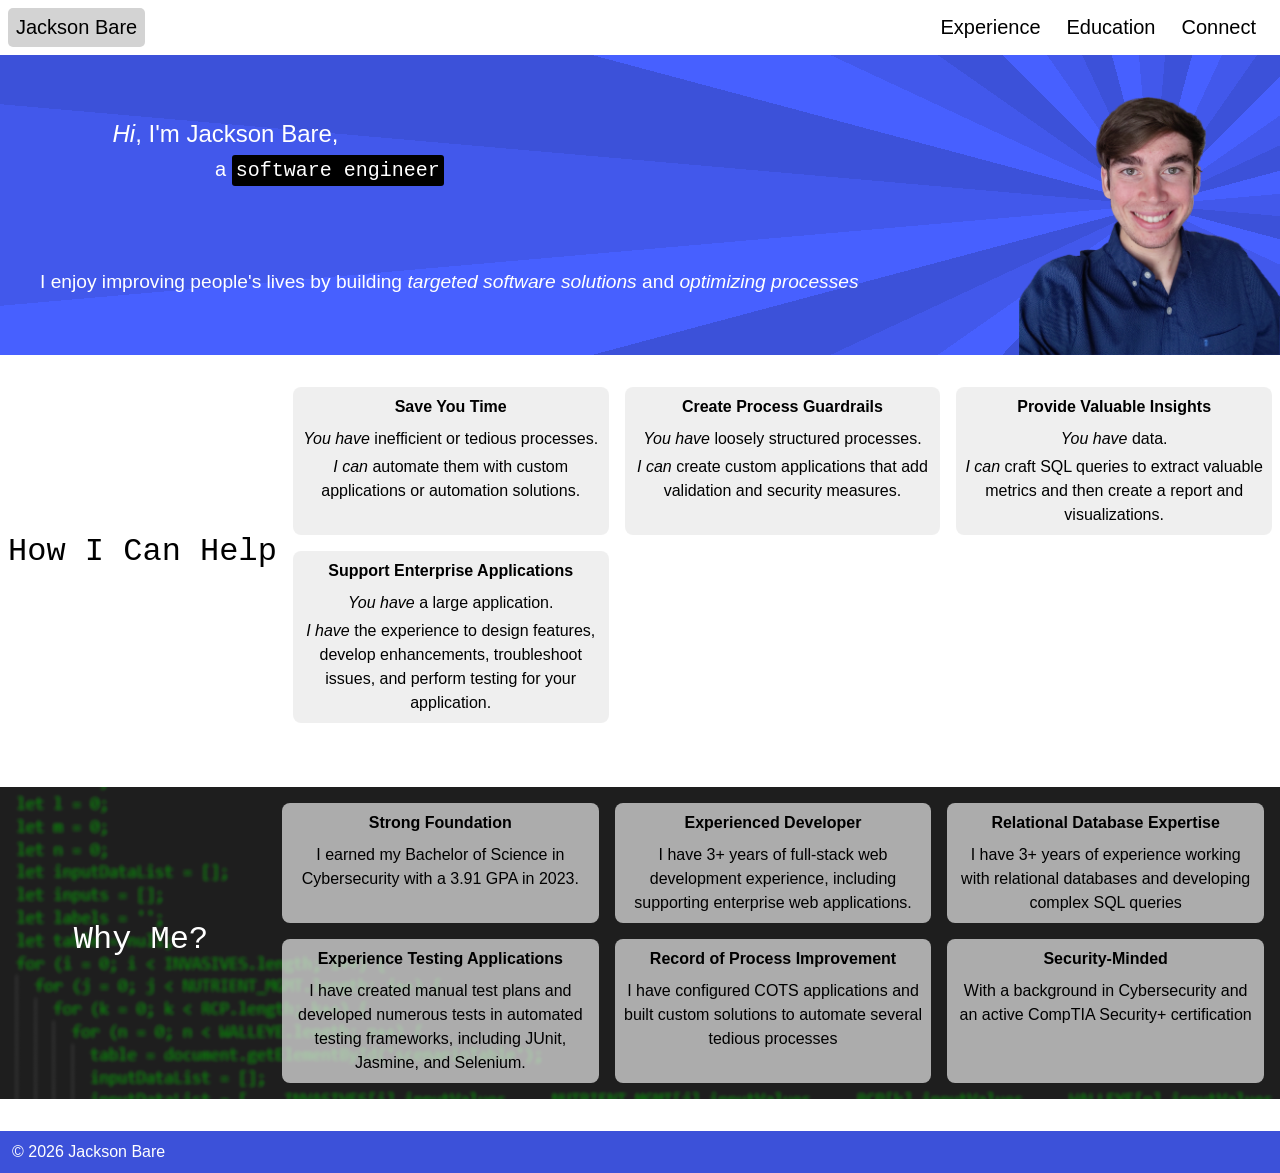
<file: index.html>
<!DOCTYPE html>
<html>
    <head>
        <meta charset="utf-8" />
        <meta name="viewport" content="width=device-width, initial-scale=1.0" />
        <meta name="description" content="Charles Jackson Bare is a software developer with over three years of experience.
            Discover how he can make a difference for you." />
        <meta name="author" content="Jackson Bare" />
        <meta http-equiv="Content-Language" content="en" />
        <title>Charles Jackson Bare Portfolio</title>
        <script src="header.js" defer></script>
        <script src="footer.js" defer></script>
        <script src="role-updater.js" defer></script>
        <link rel="stylesheet" href="globals.css" />
        <link rel="stylesheet" href="index.css" />
    </head>
    <body>
        <div class="content-wrapper">
            <header>
                <jax-header current="about"></jax-header>
                <div id="banner">
                    <p id="intro-name"><i>Hi</i>, I'm Jackson Bare,</p>
                    <p id="intro-role">a <span id="role">software engineer</span></p>
                    <p id="intro-passion">
                        I enjoy improving people's lives by building
                        <i>targeted software solutions</i> and <i>optimizing processes</i>
                    </p>
                    <img id="headshot" src="assets/Me-no-bg-blue-shirt.png" />
                </div>
            </header>
            <main>
                <div id="services-section">
                    <h1 id="services-header">How I Can Help</h1>
                    <div id="services-cards">
                        <div class="info-card">
                            <p class="info-card-header">Save You Time</p>
                            <p class="info-card-you-have"><span class="italic">You have</span> inefficient or tedious processes.</p>
                            <p>
                                <span class="italic">I can</span> automate them with custom applications or automation solutions.
                            </p>
                        </div>
                        <div class="info-card">
                            <p class="info-card-header">Create Process Guardrails</p>
                            <p class="info-card-you-have"><span class="italic">You have</span> loosely structured processes.</p>
                            <p>
                                <span class="italic">I can</span> create custom applications that add validation and security measures.
                            </p>
                        </div>
                        <div class="info-card">
                            <p class="info-card-header">Provide Valuable Insights</p>
                            <p class="info-card-you-have"><span class="italic">You have</span> data.</p>
                            <p>
                                <span class="italic">I can</span> craft SQL queries to extract valuable metrics and
                                then create a report and visualizations.
                            </p>
                        </div>
                        <div>
                            <div class="info-card">
                                <p class="info-card-header">Support Enterprise Applications</p>
                                <p class="info-card-you-have"><span class="italic">You have</span> a large application.</p>
                                <p>
                                    <span class="italic">I have</span> the experience to design features, develop enhancements,
                                    troubleshoot issues, and perform testing for your application.
                                </p>
                            </div>
                        </div>
                    </div>
                </div>

                <div id="why-me-section">
                    <h1 id="why-me-header">Why Me?</h1>
                    <div id="why-me-cards">
                        <div class="info-card">
                            <p class="info-card-header">Strong Foundation</p>
                            <p>I earned my Bachelor of Science in Cybersecurity with a 3.91 GPA in 2023.</p>
                        </div>
                        <div class="info-card">
                            <p class="info-card-header">Experienced Developer</p>
                            <p>I have 3+ years of full-stack web development experience, including supporting enterprise web applications.</p>
                        </div>
                        <div class="info-card">
                            <p class="info-card-header">Relational Database Expertise</p>
                            <p>I have 3+ years of experience working with relational databases and developing complex SQL queries</p>
                        </div>
                        <div class="info-card">
                            <p class="info-card-header">Experience Testing Applications</p>
                            <p>
                                I have created manual test plans and developed numerous tests in automated testing frameworks,
                                including JUnit, Jasmine, and Selenium.
                            </p>
                        </div>
                        <div class="info-card">
                            <p class="info-card-header">Record of Process Improvement</p>
                            <p>I have configured COTS applications and built custom solutions to automate several tedious processes</p>
                        </div>
                        <div class="info-card">
                            <p class="info-card-header">Security-Minded</p>
                            <p>With a background in Cybersecurity and an active CompTIA Security+ certification</p>
                        </div>
                    </div>
                </div>
            </main>
            <jax-footer></jax-footer>
        </div>
    </body>
</html>

<!-- <ul>
                                <li>2+ years working on enterprise web applications</li>
                                <li>owning the full Software Development Life Cycle of a web application</li>
                            </ul> -->

                            <!-- <ul>
                                <li>developing complex SQL queries</li>
                                <li>data modeling to create database schemas and diagrams</li>
                                <li>building and populating database tables</li>
                            </ul> -->
</file>
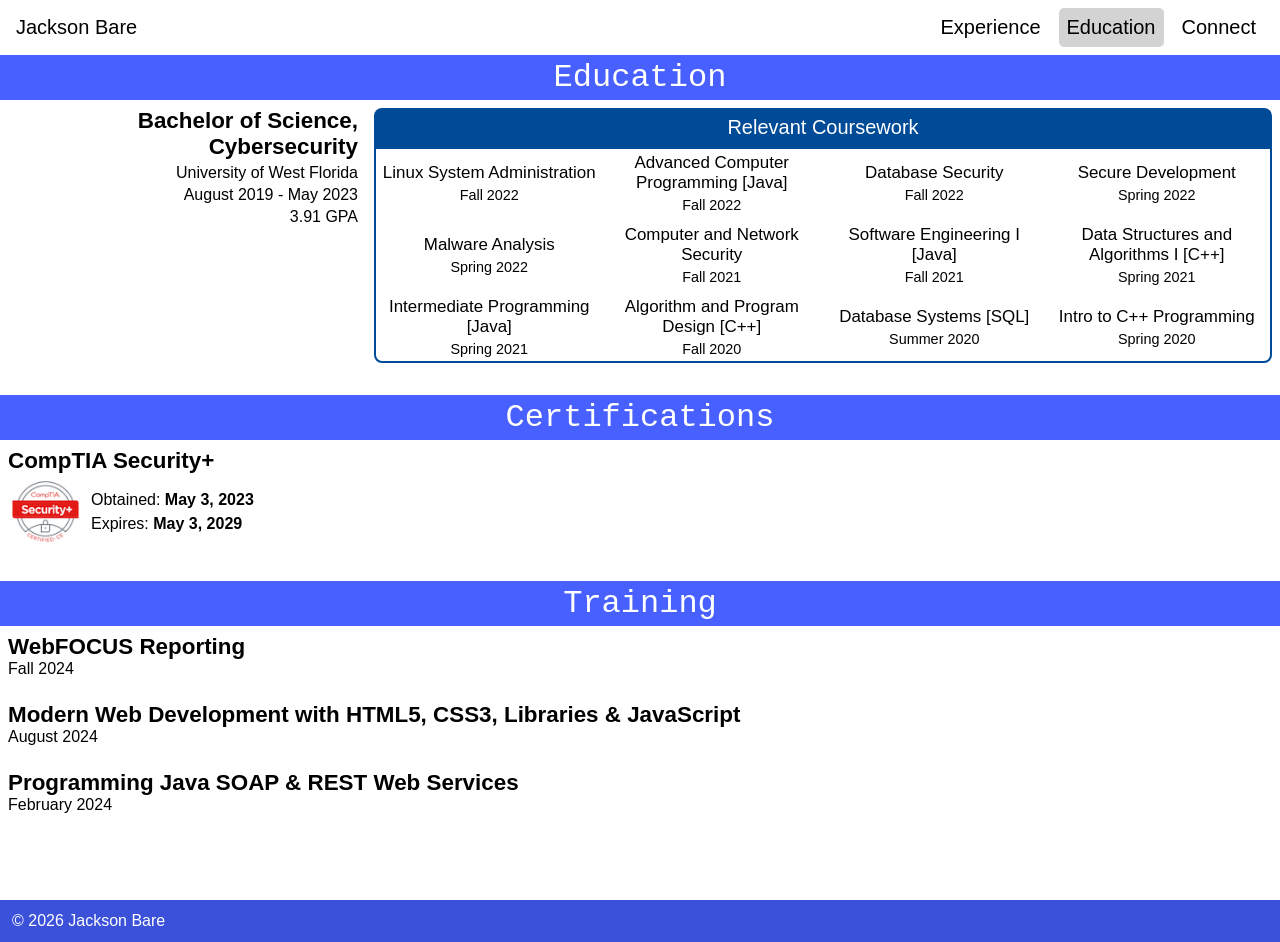
<file: education.html>
<!DOCTYPE html>
<head>
    <meta charset="utf-8" />
    <meta name="viewport" content="width=device-width, initial-scale=1.0">
    <meta name="description" content="Charles Jackson Bare is a software developer with over three years of experience.
        Learn about his education, training, and certifications here." />
    <meta name="author" content="Jackson Bare" />
    <meta http-equiv="Content-Language" content="en" />
    <title>Education</title>
    <script src="header.js" defer></script>
    <script src="footer.js" defer></script>
    <link rel="stylesheet" href="globals.css">
    <link rel="stylesheet" href="education.css" />
</head>
<html>
    <body>
        <div class="content-wrapper">
            <jax-header current="education"></jax-header>
            <main>
                <section id="education-section">
                    <h1 class="section-header">Education</h1>
                    <div class="section-body">
                        <div class="education-listing">
                            <div class="education-info">
                                <h2>Bachelor of Science, Cybersecurity</h2>
                                <p>University of West Florida</p>
                                <p>August 2019 - May 2023</p>
                                <p>3.91 GPA</p>
                            </div>
                            <div class="education-course-container">
                                <h3 id="courses-header">Relevant Coursework</h3>
                                <ul class="education-courses">
                                    <li>
                                        <div class="course-wrapper">
                                            <p class="course-name">Linux System Administration</p>
                                            <p class="course-semester">Fall 2022</p>
                                        </div>
                                    </li>
                                    <li>
                                        <div class="course-wrapper">
                                            <p class="course-name">Advanced Computer Programming [Java]</p>
                                            <p class="course-semester">Fall 2022</p>
                                        </div>
                                    </li>
                                    <li>
                                        <div class="course-wrapper">
                                            <p class="course-name">Database Security</p>
                                            <p class="course-semester">Fall 2022</p>
                                        </div>
                                    </li>
                                    <li>
                                        <div class="course-wrapper">
                                            <p class="course-name">Secure Development</p>
                                            <p class="course-semester">Spring 2022</p>
                                        </div>
                                    </li>
                                    <li>
                                        <div class="course-wrapper">
                                            <p class="course-name">Malware Analysis</p>
                                            <p class="course-semester">Spring 2022</p>
                                        </div>
                                    </li>
                                    <li>
                                        <div class="course-wrapper">
                                            <p class="course-name">Computer and Network Security</p>
                                            <p class="course-semester">Fall 2021</p>
                                        </div>
                                    </li>
                                    <li>
                                        <div class="course-wrapper">
                                            <p class="course-name">Software Engineering I [Java]</p>
                                            <p class="course-semester">Fall 2021</p>
                                        </div>
                                    </li>
                                    <li>
                                        <div class="course-wrapper">
                                            <p class="course-name">Data Structures and Algorithms I [C++]</p>
                                            <p class="course-semester">Spring 2021</p>
                                        </div>
                                    </li>
                                    <li>
                                        <div class="course-wrapper">
                                            <p class="course-name">Intermediate Programming [Java]</p>
                                            <p class="course-semester">Spring 2021</p>
                                        </div>
                                    </li>
                                    <li>
                                        <div class="course-wrapper">
                                            <p class="course-name">Algorithm and Program Design [C++]</p>
                                            <p class="course-semester">Fall 2020</p>
                                        </div>
                                    </li>
                                    <li>
                                        <div class="course-wrapper">
                                            <p class="course-name">Database Systems [SQL]</p>
                                            <p class="course-semester">Summer 2020</p>
                                        </div>
                                    </li>
                                    <li>
                                        <div class="course-wrapper">
                                            <p class="course-name">Intro to C++ Programming</p>
                                            <p class="course-semester">Spring 2020</p>
                                        </div>
                                    </li>
                                </ul>
                            </div>
                        </div>
                    </div>
                </section>
                <section id="certification-section">
                    <h1 class="section-header">Certifications</h1>
                    <div class="section-body">
                        <div class="certification">
                            <h2>CompTIA Security+</h2>
                            <div id="comptia-cert-info">
                                <img height="75px" width="75px" src="assets/comptia-security-cert.png" />
                                <div>
                                    <p>Obtained: <strong>May 3, 2023</strong></p>
                                    <p>Expires: <strong>May 3, 2029</strong></p>
                                </div>
                            </div>
                        </div>
                    </div>
                </section>
                <section id="training-section">
                    <h1 class="section-header">Training</h1>
                    <div class="section-body">
                        <div class="training">
                            <h2>WebFOCUS Reporting</h2>
                            <p>Fall 2024</p>
                        </div>
                        <div class="training">
                            <h2>Modern Web Development with HTML5, CSS3, Libraries & JavaScript</h2>
                            <p>August 2024</p>
                        </div>
                        <div class="training">
                            <h2>Programming Java SOAP & REST Web Services</h2>
                            <p>February 2024</p>
                        </div>
                    </div>
                </section>
            </main>
        </div>
        <jax-footer></jax-footer>
    </body>
</html>
</file>
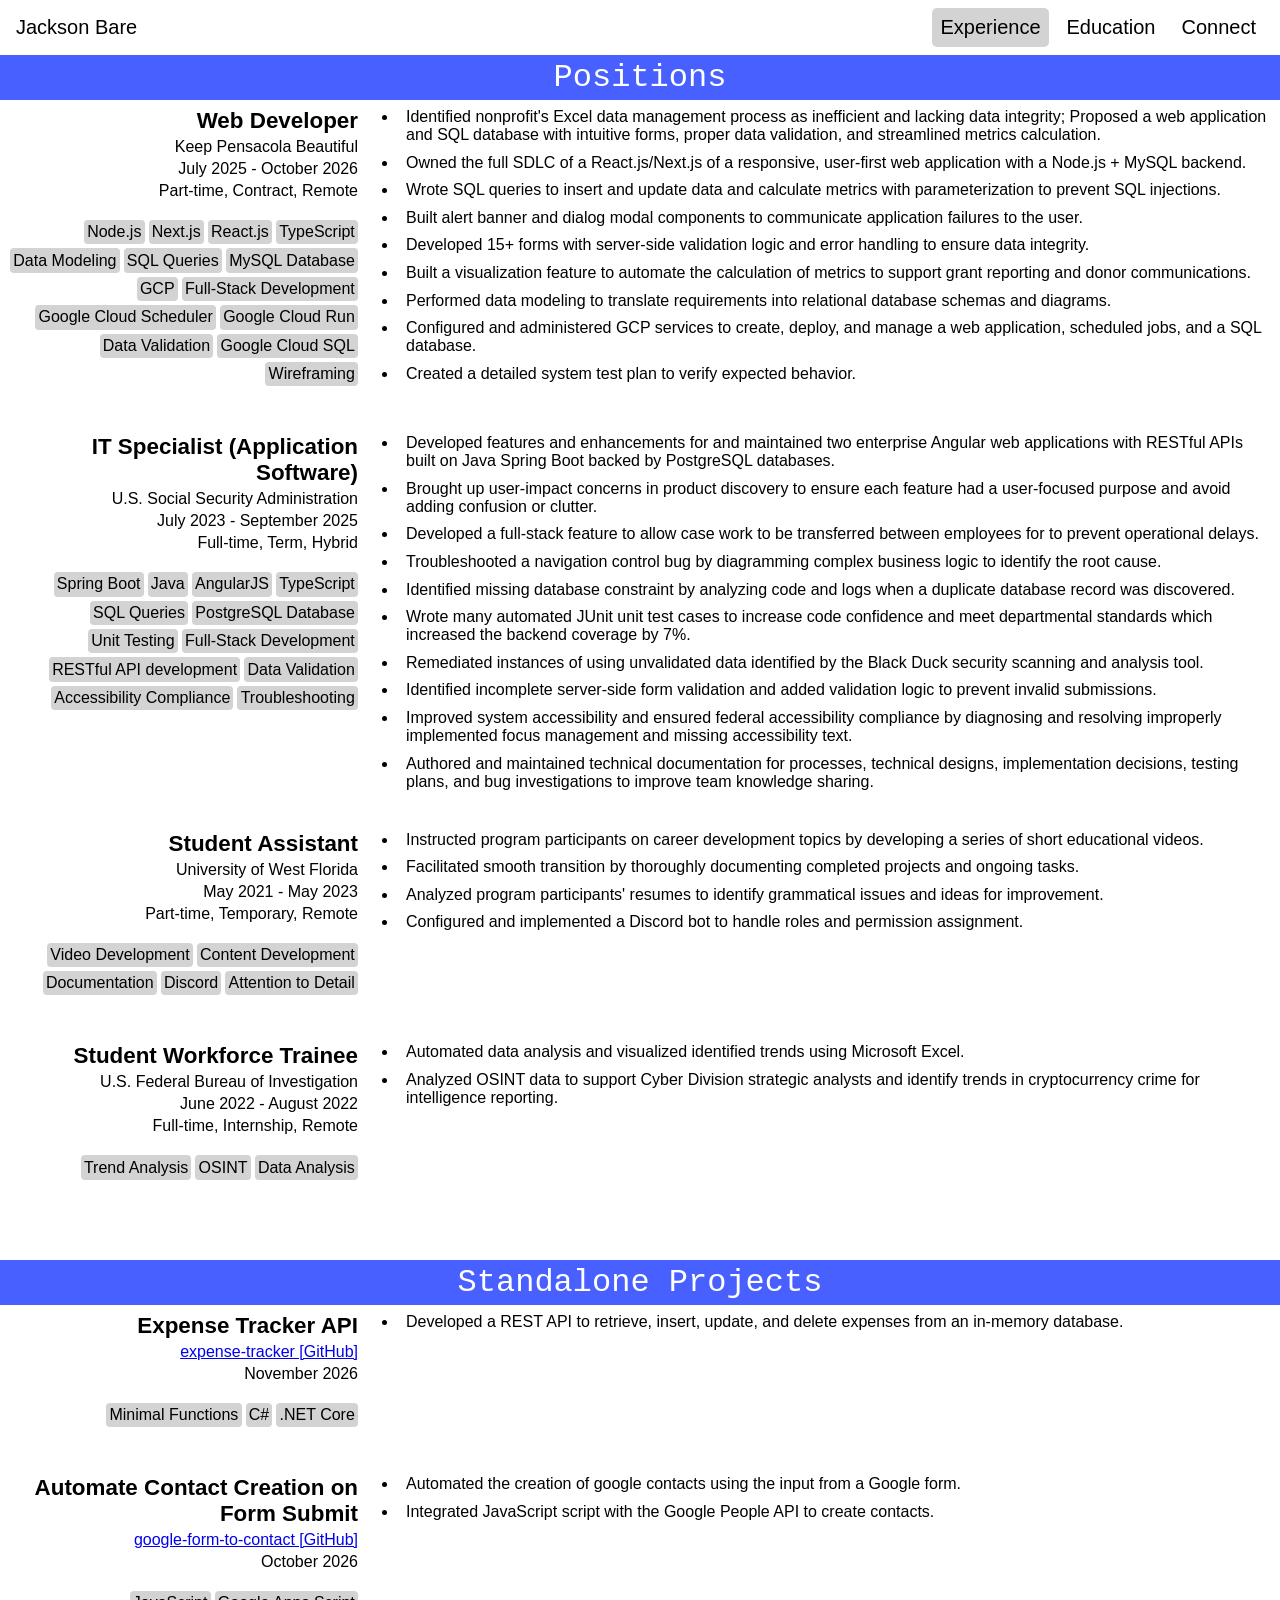
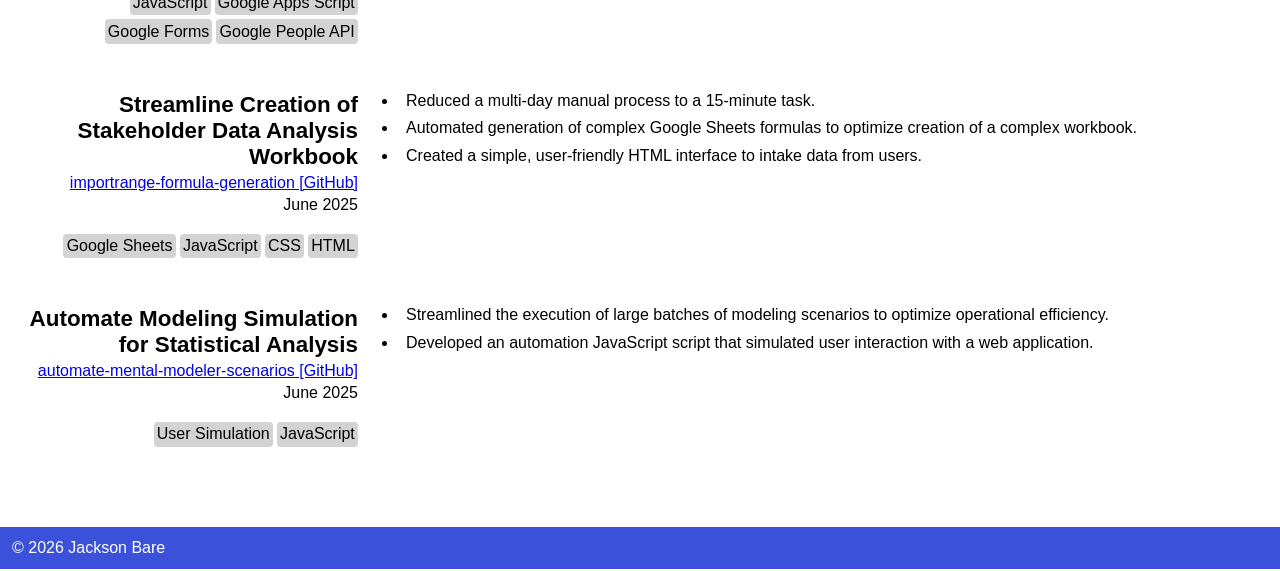
<file: experience.html>
<!DOCTYPE html>
<html>
    <head>
        <meta charset="utf-8" />
        <meta name="viewport" content="width=device-width, initial-scale=1.0" />
        <meta name="description" content="Charles Jackson Bare is a software developer with over three years of experience.
            Learn about his experience here." />
        <meta name="author" content="Jackson Bare" />
        <meta http-equiv="Content-Language" content="en" />
        <title>Experience</title>
        <script src="header.js" defer></script>
        <script src="footer.js" defer></script>
        <link rel="stylesheet" href="globals.css" />
        <link rel="stylesheet" href="experience.css" />
    </head>
    <body>
        <div class="content-wrapper">
            <header>
                <jax-header current="experience"></jax-header>
            </header>
            <main>
                <section id="experience-section">
                    <h1 class="section-header">Positions</h1>
                    <div class="section-body">
                        <div id="experience-listings">
                            <div class="experience-info">
                                <h2>Web Developer</h2>
                                <p>Keep Pensacola Beautiful</p>
                                <p>July 2025 - October 2026</p>
                                <p>Part-time, Contract, Remote</p>
                                <ul class="skills">
                                    <li>TypeScript</li>
                                    <li>React.js</li>
                                    <li>Next.js</li>
                                    <li>Node.js</li>
                                    <li>MySQL Database</li>
                                    <li>SQL Queries</li>
                                    <li>Data Modeling</li>
                                    <li>Full-Stack Development</li>
                                    <li>GCP</li>
                                    <li>Google Cloud Run</li>
                                    <li>Google Cloud Scheduler</li>
                                    <li>Google Cloud SQL</li>
                                    <li>Data Validation</li>
                                    <li>Wireframing</li>
                                </ul>
                            </div>
                            <!-- change bullet point type to add pizazz -->
                            <div class="experience-content">
                                <ul class="experience-bullets">
                                    <li>
                                        Identified nonprofit's Excel data management process as inefficient
                                        and lacking data integrity; Proposed a web application and SQL database
                                        with intuitive forms, proper data validation, and streamlined metrics calculation.
                                    </li>
                                    <li>
                                        Owned the full SDLC of a React.js/Next.js of a responsive, user-first web
                                        application with a Node.js + MySQL backend.
                                    </li>
                                    <li>
                                        Wrote SQL queries to insert and update data and calculate metrics
                                        with parameterization to prevent SQL injections.
                                    </li>
                                    <li>
                                        Built alert banner and dialog modal components to communicate application failures to the user.
                                    </li>
                                    <li>
                                        Developed 15+ forms with server-side validation logic and error handling
                                        to ensure data integrity.
                                    </li>
                                    <li>
                                        Built a visualization feature to automate the calculation of metrics to support
                                        grant reporting and donor communications.
                                    </li>
                                    <li>
                                        Performed data modeling to translate requirements into relational database
                                        schemas and diagrams.
                                    </li>
                                    <li>
                                        Configured and administered GCP services to create, deploy, and manage a web
                                        application, scheduled jobs, and a SQL database.
                                    </li>
                                    <li>Created a detailed system test plan to verify expected behavior.</li>
                                </ul>
                            </div>
                            <div class="experience-info">
                                <h2>IT Specialist (Application Software)</h2>
                                <p>U.S. Social Security Administration</p>
                                <p>July 2023 - September 2025</p>
                                <p>Full-time, Term, Hybrid</p>
                                <ul class="skills">
                                    <li>TypeScript</li>
                                    <li>AngularJS</li>
                                    <li>Java</li>
                                    <li>Spring Boot</li>
                                    <li>PostgreSQL Database</li>
                                    <li>SQL Queries</li>
                                    <li>Full-Stack Development</li>
                                    <li>Unit Testing</li>
                                    <li>Data Validation</li>
                                    <li>RESTful API development</li>
                                    <li>Troubleshooting</li>
                                    <li>Accessibility Compliance</li>
                                </ul>
                            </div>
                            <div class="experience-content">
                                <ul class="experience-bullets">
                                    <li>
                                        Developed features and enhancements for and maintained two enterprise
                                        Angular web applications with RESTful APIs built on Java Spring Boot
                                        backed by PostgreSQL databases.
                                    </li>
                                    <li>
                                        Brought up user-impact concerns in product discovery to ensure each
                                        feature had a user-focused purpose and avoid adding confusion or clutter.
                                    </li>
                                    <li>
                                        Developed a full-stack feature to allow case work to be transferred between
                                        employees for to prevent operational delays.
                                    </li>
                                    <li>
                                        Troubleshooted a navigation control bug by diagramming complex business
                                        logic to identify the root cause.
                                    </li>
                                    <li>
                                        Identified missing database constraint by analyzing code and logs when
                                        a duplicate database record was discovered.
                                    </li>
                                    <li>
                                        Wrote many automated JUnit unit test cases to increase code confidence and
                                        meet departmental standards which increased the backend coverage by 7%.
                                    </li>
                                    <li>
                                        Remediated instances of using unvalidated data identified by the Black
                                        Duck security scanning and analysis tool.
                                    </li>
                                    <li>
                                        Identified incomplete server-side form validation and added validation
                                        logic to prevent invalid submissions.
                                    </li>
                                    <li>
                                        Improved system accessibility and ensured federal accessibility compliance
                                        by diagnosing and resolving improperly implemented focus management and
                                        missing accessibility text.
                                    </li>
                                    <li>
                                        Authored and maintained technical documentation for processes, technical
                                        designs, implementation decisions, testing plans, and bug investigations
                                        to improve team knowledge sharing.
                                    </li>
                                </ul>
                            </div>
                            <div class="experience-info">
                                <h2>Student Assistant</h2>
                                <p>University of West Florida</p>
                                <p>May 2021 - May 2023</p>
                                <p>Part-time, Temporary, Remote</p>
                                <ul class="skills">
                                    <li>Content Development</li>
                                    <li>Video Development</li>
                                    <li>Attention to Detail</li>
                                    <li>Discord</li>
                                    <li>Documentation</li>
                                </ul>
                            </div>
                            <div class="experience-content">
                                <ul class="experience-bullets">
                                    <li>
                                        Instructed program participants on career development topics by developing
                                        a series of short educational videos.
                                    </li>
                                    <li>
                                        Facilitated smooth transition by thoroughly documenting completed projects
                                        and ongoing tasks.
                                    </li>
                                    <li>
                                        Analyzed program participants' resumes to identify grammatical issues and
                                        ideas for improvement.
                                    </li>
                                    <li>
                                        Configured and implemented a Discord bot to handle roles and permission
                                        assignment.
                                    </li>
                                </ul>
                            </div>
                            <div class="experience-info">
                                <h2>Student Workforce Trainee</h2>
                                <p>U.S. Federal Bureau of Investigation</p>
                                <p>June 2022 - August 2022</p>
                                <p>Full-time, Internship, Remote</p>
                                <ul class="skills">
                                    <li>Data Analysis</li>
                                    <li>OSINT</li>
                                    <li>Trend Analysis</li>
                                </ul>
                            </div>
                            <div class="experience-content">
                                <ul class="experience-bullets">
                                    <li>
                                        Automated data analysis and visualized identified trends using Microsoft Excel.
                                    </li>
                                    <li>
                                        Analyzed OSINT data to support Cyber Division strategic analysts and identify
                                        trends in cryptocurrency crime for intelligence reporting.
                                    </li>
                                </ul>
                            </div>
                        </div>
                    </div>
                </section>
                <section id="experience-section">
                    <h1 class="section-header">Standalone Projects</h1>
                    <div class="section-body">
                        <div id="experience-listings">
                            <div class="experience-info">
                                <h2>Expense Tracker API</h2>
                                <a href="https://github.com/jaxpaws/expense-tracker">
                                    expense-tracker [GitHub]
                                </a>
                                <p>November 2026</p>
                                <ul class="skills">
                                    <li>.NET Core</li>
                                    <li>C#</li>
                                    <li>Minimal Functions</li>
                                </ul>
                            </div>
                            <div class="experience-content">
                                <ul class="experience-bullets">
                                    <li>
                                        Developed a REST API to retrieve, insert, update, and delete expenses from an in-memory database.
                                    </li>
                                </ul>
                            </div>

                            <div class="experience-info">
                                <h2>Automate Contact Creation on Form Submit</h2>
                                <a href="https://github.com/jaxpaws/google-form-to-contact">
                                    google-form-to-contact [GitHub]
                                </a>
                                <p>October 2026</p>
                                <ul class="skills">
                                    <li>Google Apps Script</li>
                                    <li>JavaScript</li>
                                    <li>Google People API</li>
                                    <li>Google Forms</li>
                                </ul>
                            </div>
                            <div class="experience-content">
                                <ul class="experience-bullets">
                                    <li>
                                        Automated the creation of google contacts using the input from a Google form.
                                    </li>
                                    <li>
                                        Integrated JavaScript script with the Google People API to create contacts.
                                    </li>
                                </ul>
                            </div>

                            <div class="experience-info">
                                <h2>Streamline Creation of Stakeholder Data Analysis Workbook</h2>
                                <a href="https://github.com/jaxpaws/importrange-formula-generation">
                                    importrange-formula-generation [GitHub]
                                </a>
                                <p>June 2025</p>
                                <ul class="skills">
                                    <li>HTML</li>
                                    <li>CSS</li>
                                    <li>JavaScript</li>
                                    <li>Google Sheets</li>
                                </ul>
                            </div>
                            <div class="experience-content">
                                <ul class="experience-bullets">
                                    <li>
                                        Reduced a multi-day manual process to a 15-minute task.
                                    </li>
                                    <li>
                                        Automated generation of complex Google Sheets formulas to optimize creation of a complex workbook.
                                    </li>
                                    <li>
                                        Created a simple, user-friendly HTML interface to intake data from users.
                                    </li>
                                </ul>
                            </div>

                            <div class="experience-info">
                                <h2>Automate Modeling Simulation for Statistical Analysis</h2>
                                <a href="https://github.com/jaxpaws/automate-mental-modeler-scenarios">
                                    automate-mental-modeler-scenarios [GitHub]
                                </a>
                                <p>June 2025</p>
                                <ul class="skills">
                                    <li>JavaScript</li>
                                    <li>User Simulation</li>
                                </ul>
                            </div>
                            <div class="experience-content">
                                <ul class="experience-bullets">
                                    <li>
                                        Streamlined the execution of large batches of modeling scenarios to optimize operational efficiency.
                                    </li>
                                    <li>
                                        Developed an automation JavaScript script that simulated user interaction with a web application.
                                    </li>
                                </ul>
                            </div>
                        </div>
                    </div>
                </section>
            </main>
            <jax-footer></jax-footer>
        </div>
    </body>
</html>
</file>
<file: globals.css>
html {
    height: 100%;
    box-sizing: border-box;
}
body {
    margin: 0;
    height: 100%;
    font-family: Arial, Helvetica, sans-serif;
}
.content-wrapper {
    min-height: 100%;
    display: grid;
    grid-template-rows: auto 1fr auto;
}
.italic {
    font-style: italic;
}
h1, h2, h3, h4 {
    margin: 0;
}

h1 {
    font-size: 1.5rem;
    font-weight: 400;
    text-align: center;
}
h2 {
    font-size: 1.2rem;
    font-weight: 400;
}
h3 {
    font-size: 1.1rem;
}
h4 {
    margin: 0;
}
p {
    margin: 0;
}

.section-header {
    background-color: #4760ff;
    padding: 0.25rem 0;
    margin-bottom: 0.5rem;
    color: white;
    font-family: monospace, system-ui;
}
.section-body {
    display: flex;
    flex-direction: column;
    row-gap: 1.5rem;
    margin: 0 0.5rem;
}

@media (width >= 500px) {
    h1 {
        font-size: 2rem;
    }
    h2 {
        font-size: 1.4rem;
    }
    h3 {
        font-size: 1.25rem;
    }
}
</file>
<file: index.css>
body {
    display: flex;
    flex-direction: column;
    justify-content: space-between;

}

li {
    margin-bottom: 5px;
}

main {
    margin-bottom: 2rem;
    display: flex;
    flex-direction: column;
    row-gap: 2rem;
    min-width: 250px;
}

/* MOBILE FIRST STYLING */
/* Intro Banner Styling */
#banner {
    background: repeating-conic-gradient(
        from 45deg at 90% 50%,
        #4760ff 0deg 10deg,
        #4258eb 10deg 20deg,
        #3c51d9 20deg 30deg
    );
    width: 100%;
    height: 200px;
    display: grid;
    grid-column: col-start / span 12;
    gap: 10px;
    min-width: 250px;
    margin-bottom: 2rem;
}
#banner > p {
    color: white;
    font-weight: 400;
}
#intro-name {
    font-size: 1.25rem;
    margin-left: 5px;
    grid-column: 1;
    grid-row: 2;
    z-index: 200;
}
#intro-role {
    font-size: 1rem;
    margin-left: 40px;
    grid-column: 1;
    grid-row: 3;
    z-index: 200;
}
#intro-passion {
    font-size: 0.95rem;
    grid-column: 1;
    grid-row: 8;
    z-index: 200;
    line-height: 1.25rem;
    text-align: center;
    padding: 0 0.5rem;
}
#headshot {
    grid-column: 1;
    grid-row: 1 / 12;
    height: 180px;
    padding-top: 20px;
    z-index: 100;
    justify-self: self-end;
    opacity: 0.6;
}
#role {
    font-family: monospace, system-ui;
    background: black;
    padding: 0.25rem;
    border-radius: 3px;
}

/* Services Section Styling */
#services-section {
    margin: 0 0.5rem;
}
#services-cards {
    display: grid;
    grid-template-columns: repeat(1, 1fr);
    gap: 1rem;
}
#services-header {
    margin-bottom: 0.5rem;
    font-family: monospace, system-ui;
}
.info-card {
    background-color: rgb(233, 233, 233, 0.7);
    padding: 0.5rem;
    border-radius: 0.5rem;
    text-align: center;
}
.info-card > p {
    line-height: 1.2rem;
    font-size: 0.9rem;
}
.info-card > .info-card-header {
    font-weight: 600;
    margin-bottom: 0.5rem;
}
.info-card > .info-card-you-have {
    margin-bottom: 0.25rem;
}
.info-card > ul {
    margin-top: 0.25rem;
    text-align: left;
    padding-left: 0.75rem;
}
.info-card > ul > li {
    line-height: 1.2rem;
    font-size: 0.9rem;
}

/* Why Me Section Styling */
#why-me-section {
    grid-column: 1;
    grid-row: 1;
    z-index: 200;
    background: url(assets/code-20.png);
    padding: 1rem;
}
#why-me-cards {
    display: grid;
    grid-template-columns: repeat(1, 1fr);
    gap: 1rem;
}
#why-me-header {
    margin-bottom: 0.5rem;
    color: white;
    font-family: monospace, system-ui;
}
#why-me-cards p {
    color: black;
}

@media (width >= 500px) {
    /* Intro Banner Styling */
    #banner {
        grid-template-columns: repeat(12, [col-start] 1fr);
        grid-auto-rows: 1fr;
        gap: 10px;
        height: 250px;
    }
    #intro-name {
        color: white;
        font-weight: 400;
        font-size: 1.5rem;
        grid-column: col-start 2 / 12;
        grid-row: 2;
        align-self: self-end;
    }
    #intro-role {
        color: white;
        font-weight: 400;
        font-size: 1.25rem;
        grid-column: col-start 3 / 12;
        grid-row: 3;
        margin-left: 0;
    }
    #intro-passion {
        color: white;
        font-weight: 400;
        font-size: 1.1rem;
        grid-column: col-start 1 / 10;
        grid-row: 5;
        margin-left: 2rem;
        align-self: center;
    }
    #headshot {
        grid-column: col-start 11 / 13;
        grid-row: 1 / 7;
        height: 220px;
        padding-top: 30px;
        opacity: 1;
        justify-self: self-end;
    }

    /* Services Section Styling */
    #services-cards {
        display: grid;
        grid-template-columns: repeat(2, 1fr);
    }
    .info-card > p {
        line-height: 1.5rem;
        font-size: 1rem;
    }

    /* Why Me Section Styling */
    #why-me-cards {
        display: grid;
        grid-template-columns: repeat(2, 1fr);
    }
    #why-me-cards > p {
        padding: 0.5rem;
    }
}

@media (width >= 700px) {
    #banner {
        height: 300px;
    }
    #intro-name {
        color: white;
        font-weight: 400;
        font-size: 1.5rem;
        grid-column: col-start 2 / 12;
        grid-row: 2;
        align-self: self-end;
    }
    #intro-role {
        color: white;
        font-weight: 400;
        font-size: 1.25rem;
        grid-column: col-start 3 / 12;
        grid-row: 3;
    }
    #intro-passion {
        color: white;
        font-weight: 400;
        font-size: 1.2rem;
        grid-column: col-start 1 / 10;
        grid-row: 5;
        margin-left: 2rem;
        text-align: left;
    }
    #headshot {
        grid-column: col-start 10 / 13;
        grid-row: 1 / 7;
        height: 260px;
        padding-top: 40px;
    }

    #services-cards {
        display: grid;
        grid-template-columns: repeat(3, 1fr);
    }

    #why-me-cards {
        display: grid;
        grid-template-columns: repeat(3, 1fr);
    }
}

@media (width >= 1200px) {
    #services-section {
        display: flex;
        flex-direction: row;
        flex-wrap: nowrap;
        column-gap: 1rem;
        margin-bottom: 2rem;
    }
    #services-header {
        flex-shrink: 0;
        align-self: center;
        min-width: 250px;
    }

    #why-me-section {
        display: flex;
        flex-direction: row;
        flex-wrap: nowrap;
        column-gap: 1rem;
    }
    #why-me-header {
        flex-shrink: 0;
        align-self: center;
        min-width: 250px;
    }
}
</file>
<file: education.css>
h2 {
    font-weight: 600;
}

.education-course-container {
    border-radius: 0.5rem;
}
.education-info {
    display: flex;
    flex-direction: column;
    row-gap: 0.25rem;
}
.education-courses {
    display: grid;
    grid-template-columns: repeat(2, 1fr);
    row-gap: 0.75rem;
    column-gap: 0.25rem;
    list-style: none;
    padding-left: 0;
    align-items: center;
    padding: 0.25rem 0.25rem;
    border: 2px solid #004B98;
    border-bottom-right-radius: 0.5rem;
    border-bottom-left-radius: 0.5rem;
    margin: 0;
}
.education-listing {
    display: grid;
    grid-template-columns: 1fr;
    gap: 0.5rem;
    align-items: start;
}
.course-wrapper {
    text-align: center;
}
.course-name {
    font-size: 0.95rem;
    margin-bottom: 0.25rem;
}
.course-semester {
    font-size: 0.8rem;
}

main {
    display: flex;
    flex-direction: column;
    gap: 2rem;
    margin-bottom: 2rem;
}

#courses-header {
    text-align: center;
    font-weight: 400;
    padding: 0.5rem 0;
    background-color: #004B98;
    border-top-right-radius: 0.5rem;
    border-top-left-radius: 0.5rem;
    color: white;
}

#comptia-cert-info {
    display: flex;
    flex-direction: row;
    column-gap: 0.5rem;
    align-items: center;
}
#comptia-cert-info > div > p {
    line-height: 1.5;
}

@media (width >= 500px) {
    .education-courses {
        display: grid;
        grid-template-columns: repeat(3, 1fr);
    }
    .course-name {
        font-size: 1.06rem;
    }
    .course-semester {
        font-size: 0.9rem;
    }
}

@media (width >= 700px) {
    .education-courses {
        display: grid;
        grid-template-columns: repeat(4, 1fr);
    }
}

@media (width >= 1200px) {
    .education-listing {
        grid-template-columns: 350px 1fr;
        column-gap: 1rem;
        align-content: start;
    }
    .education-info {
        justify-self: end;
        text-align: right;
    }
    .education-courses {
        display: grid;
        grid-template-columns: repeat(4, 1fr);
    }
}
</file>
<file: experience.css>
h2 {
    font-weight: 600;
}

#experience-listings {
    display: grid;
    grid-template-columns: 1fr;
    align-items: start;
}
.experience-info {
    display: flex;
    flex-direction: column;
    row-gap: 0.25rem;
}
#experience-section {
    margin-bottom: 4rem;
}
.experience-content {
    margin-bottom: 2rem;
}

.experience-bullets {
    padding-left: 1.5rem;
    display: flex;
    flex-direction: column;
    row-gap: 0.6rem;
    margin: 0;
}
.experience-bullets > li {
    padding-left: 0.5rem;
}

.skills {
    display: flex;
    flex-direction: row;
    flex-wrap: wrap;
    column-gap: 0.25rem;
    row-gap: 0.25rem;
    list-style: none;
    padding-left: 0;
}
.skills > li {
    background-color: lightgrey;
    border-radius: 0.25rem;
    padding: 0.2rem;
}



@media (width >= 1200px) {
    #experience-listings {
        grid-template-columns: 350px 1fr;
        column-gap: 1rem;
        row-gap: 2rem;
        align-content: start;
    }
    .experience-info {
        justify-self: end;
        text-align: right;
    }
    .experience-content {
        margin-bottom: 0.5rem;
    }
    .skills {
        flex-direction: row-reverse;
    }
}
</file>
